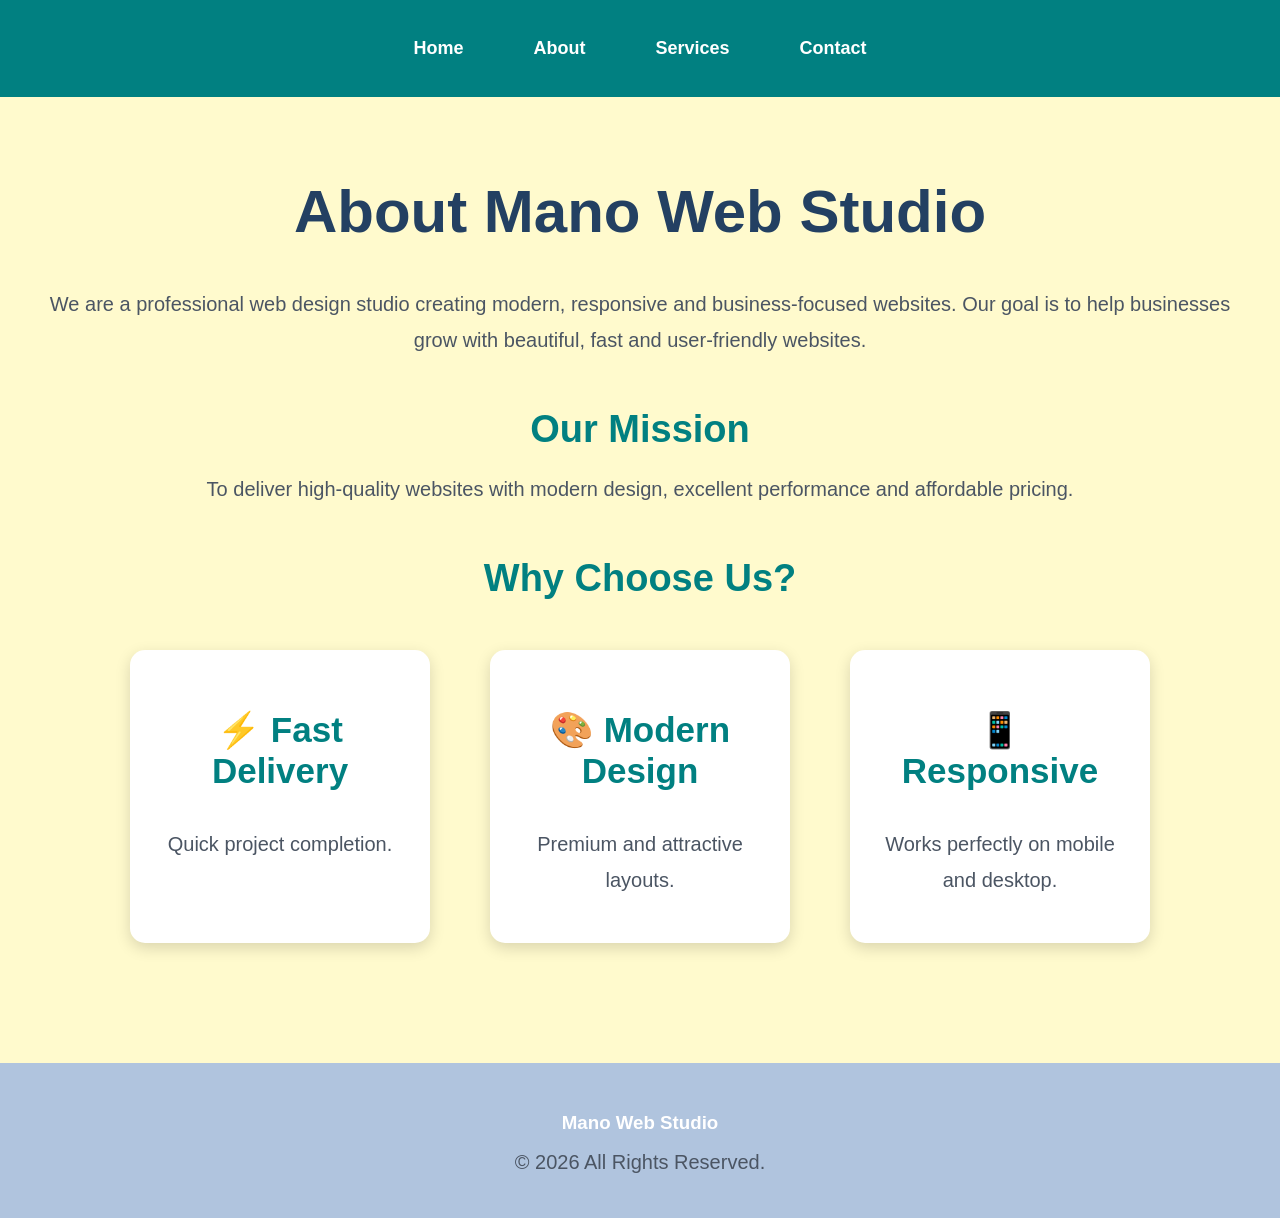
<file: about.html>
<!DOCTYPE html>
<html>
<head>
    <title>About - Mano Web Studio</title>
    <link rel="stylesheet" href="style.css">
</head>
<body>

<nav>
    <a href="index.html">Home</a>
    <a href="about.html">About</a>
    <a href="services.html">Services</a>
    <a href="contact.html">Contact</a>
</nav>

<div class="container">

<h1>About Mano Web Studio</h1>

<p>
We are a professional web design studio creating modern,
responsive and business-focused websites.
Our goal is to help businesses grow with beautiful,
fast and user-friendly websites.
</p>

<h2>Our Mission</h2>

<p>
To deliver high-quality websites with modern design,
excellent performance and affordable pricing.
</p>

<h2>Why Choose Us?</h2>

<div class="cards">

    <div class="card">
        <h3>⚡ Fast Delivery</h3>
        <p>Quick project completion.</p>
    </div>

    <div class="card">
        <h3>🎨 Modern Design</h3>
        <p>Premium and attractive layouts.</p>
    </div>

    <div class="card">
        <h3>📱 Responsive</h3>
        <p>Works perfectly on mobile and desktop.</p>
    </div>

</div>

</div>

<footer>
    <h3>Mano Web Studio</h3>
    <p>© 2026 All Rights Reserved.</p>
</footer>

</body>
</html>
</file>
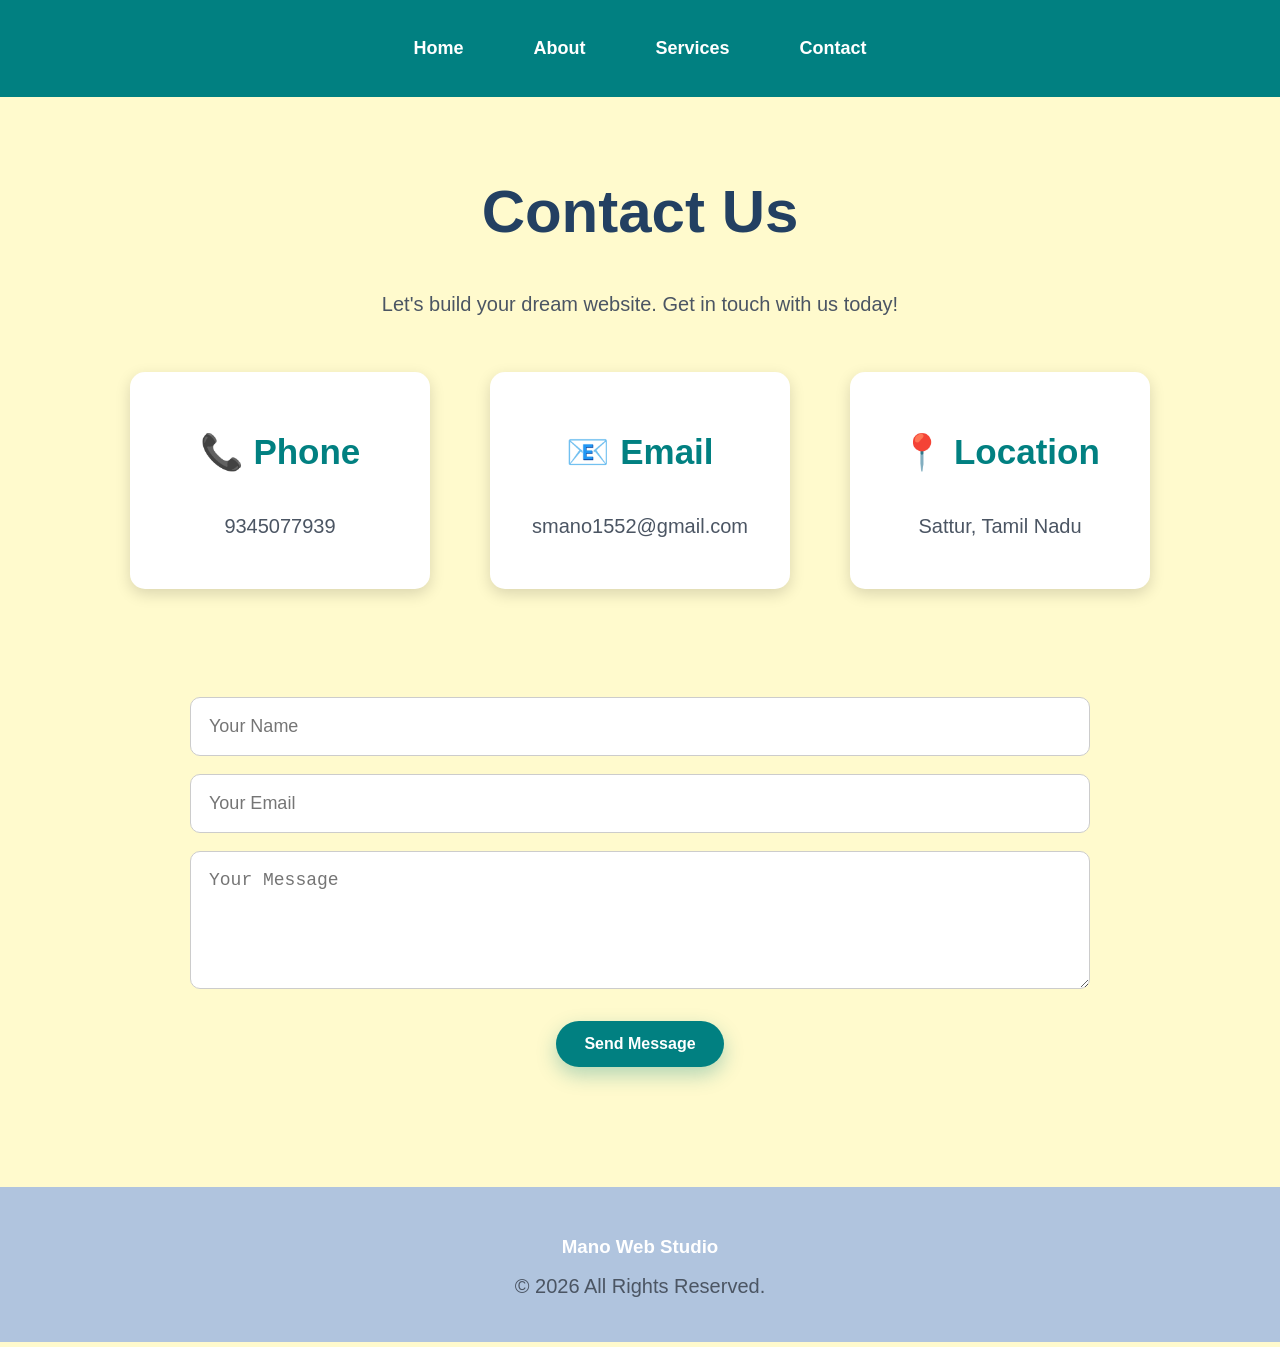
<file: contact.html>
<!DOCTYPE html>
<html>
<head>
    <title>Contact - Mano Web Studio</title>
    <link rel="stylesheet" href="style.css">
</head>
<body>

<nav>
    <a href="index.html">Home</a>
    <a href="about.html">About</a>
    <a href="services.html">Services</a>
    <a href="contact.html">Contact</a>
</nav>

<div class="container">

<h1>Contact Us</h1>

<p>Let's build your dream website. Get in touch with us today!</p>

<div class="cards">

<div class="card">
<h3>📞 Phone</h3>
<p>9345077939</p>
</div>

<div class="card">
<h3>📧 Email</h3>
<p>smano1552@gmail.com</p>
</div>

<div class="card">
<h3>📍 Location</h3>
<p>Sattur, Tamil Nadu</p>
</div>

</div>

<br>
<form action="https://formsubmit.co/smano1552@gmail.com" method="POST">
<input type="hidden" name="_next" value="PASTE_LATER">
<input type="hidden" name="_captcha" value="false">
    <input type="text" name="name" placeholder="Your Name" required><br><br>

    <input type="email" name="email" placeholder="Your Email" required><br><br>

    <textarea name="message" placeholder="Your Message" rows="5" required></textarea><br><br>

    <button type="submit">Send Message</button>

</form>

</div>

<footer>
<h3>Mano Web Studio</h3>
<p>© 2026 All Rights Reserved.</p>
</footer>

</body>
</html>
</file>
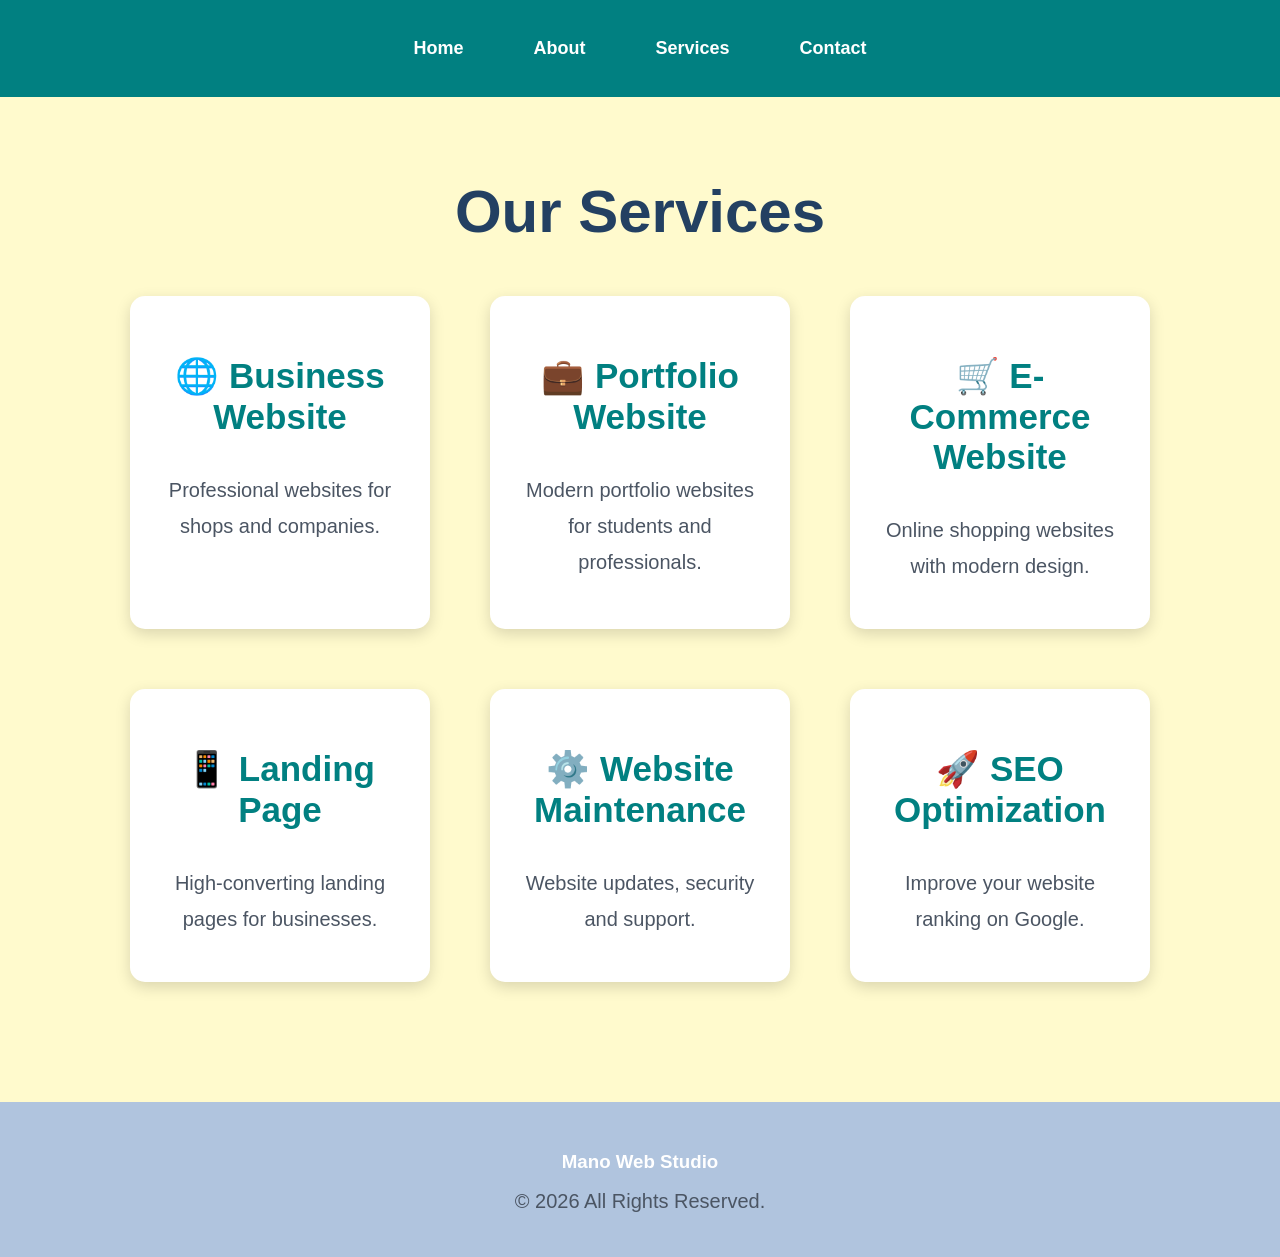
<file: services.html>
<!DOCTYPE html>
<html>
<head>
    <title>Services - Mano Web Studio</title>
    <link rel="stylesheet" href="style.css">
</head>
<body>

<nav>
    <a href="index.html">Home</a>
    <a href="about.html">About</a>
    <a href="services.html">Services</a>
    <a href="contact.html">Contact</a>
</nav>

<div class="container">

<h1>Our Services</h1>

<div class="cards">

<div class="card">
<h3>🌐 Business Website</h3>
<p>Professional websites for shops and companies.</p>
</div>

<div class="card">
<h3>💼 Portfolio Website</h3>
<p>Modern portfolio websites for students and professionals.</p>
</div>

<div class="card">
<h3>🛒 E-Commerce Website</h3>
<p>Online shopping websites with modern design.</p>
</div>

<div class="card">
<h3>📱 Landing Page</h3>
<p>High-converting landing pages for businesses.</p>
</div>

<div class="card">
<h3>⚙️ Website Maintenance</h3>
<p>Website updates, security and support.</p>
</div>

<div class="card">
<h3>🚀 SEO Optimization</h3>
<p>Improve your website ranking on Google.</p>
</div>

</div>

</div>

<footer>
<h3>Mano Web Studio</h3>
<p>© 2026 All Rights Reserved.</p>
</footer>

</body>
</html>
</file>
<file: style.css>
body{
    background-color: #F8FAFC;
    color: #234062;
    font-family: Arial, sans-serif;
    text-align: center;
    margin: 0;
    padding: 0;
}

h1{
    color: #234062;
    font-size: 52px;
}

h2{
    color: #94B7EF;
    font-size: 30px;
}

p{
    color: #4B5563;
    font-size: 20px;
    line-height: 1.7;
}

button{
    background-color: #234062;
    color: white;
    padding: 14px 28px;
    border: none;
    border-radius: 10px;
    font-size: 18px;
    cursor: pointer;
    button{
    transition: 0.3s;
}

button:hover{
    background-color: #016D6E;
    transform: translateY(-3px);
}
}

button:hover{
    background-color: #94B7EF;
    color: #234062;
}

a{
    color: #234062;
    text-decoration: none;
    font-weight: bold;
}

a:hover{
    color: #94B7EF;
}
nav{
    background-color: #018081;
    padding: 15px;
}

nav a{
    color: white;
    text-decoration: none;
    margin: 20px;
    font-size: 18px;
    font-weight: bold;
}

nav a:hover{
    color: #E1F9F4;
}
h1{
    font-size: 60px;
    margin-top: 60px;
}

h2{
    font-size: 32px;
    margin-top: 10px;
}

p{
    
    margin: 20px auto;
    line-height: 1.8;
}

button{
    margin: 10px;
}
button{
    background: linear-gradient(135deg,#018081,#03b8b9);
    color:white;
    border:none;
    padding:15px 30px;
    border-radius:50px;
    font-size:16px;
    font-weight:bold;
    cursor:pointer;
    transition:0.3s;
    box-shadow:0 8px 20px rgba(1,128,129,0.3);
}

button:hover{
    transform:translateY(-5px);
    box-shadow:0 12px 25px rgba(1,128,129,0.4);
}
.card{
    background:#fff;
    border-radius:15px;
    padding:25px;
    margin: 15px;
    background: wight;
    border-radius: 15px;
    width:280px;
    
    text-align:center;
    box-shadow:0 10px 25px rgba(0,0,0,0.15);
    transition:0.3s;
    
}

.card:hover{
    transform:translateY(-10px);
    box-shadow:0 18px 35px rgba(0,0,0,0.18);
}
.card{
    background: white;
    width: 320px;
    margin: 25px auto;
    padding: 20px;
    border-radius: 15px;
    box-shadow: 0px 5px 15px rgba(0,0,0,0.2);
}

.card h3{
    color:#018081;
}

.card:hover{
    transform: scale(1.03);
    transition:0.3s;
}
.cards{
    display: flex;
    justify-content: center;
    gap: 25px;
    flex-wrap: wrap;
    margin-top: 30px;
}

.card{
    background: white;
    width: 280px;
    padding: 20px;
    border-radius: 15px;
    box-shadow: 0 10px 25px rgba(0,0,0,0.15);
}
h1
    .card{
    background:#fff;
    width:280px;
    padding:20px;
    border-radius:15px;
    box-shadow:0 8px 20px rgba(0,0,0,0.15);
    text-align:center;
    transition:0.3s;
}

.card:hover{
    transform:translateY(-10px);
}
.services-container {
    display: flex;
    gap: 20px;
    justify-content: center;
    flex-wrap: wrap;
}
.card {
    width: 250px;
}
body { background-color:lightyellow; } /* idhukku keezha */ .card { background: white; width: 250px; padding: 25px; margin: 10px; border-radius: 15px; box-shadow: 0 5px 15px rgba(0,0,0,0.15); text-align: center; transition: 0.3s; } .card:hover { transform: translateY(-10px); }
h2 {
    text-align: center;
    font-size: 35px;
    margin-bottom: 30px;
}
footer{
    background-color: lightsteelblue;
    color: white;
    padding: 30px;
    margin-top: 50px;
}

footer h3{
    margin-bottom: 10px;
}

footer p{
    margin: 8px 0;
}
.card h3{
    font-size: 35px;
    color: #018081;
}
footer{
    background-color: lightsteelblue;
    color: white;
    padding: 30px;
    margin-top: 50px;
}

footer h3{
    margin-bottom: 10px;
}

footer p{
    margin: 8px 0;
}
footer p{
    margin: 8px 0;
}
button{
    background:#018081;
    color:white;
    border:none;
    padding:14px 28px;
    border-radius:30px;
    font-size:16px;
    cursor:pointer;
    transition:0.3s;
}

button:hover{
    background:#015f60;
    transform:translateY(-3px);
}
.cards{
    display: flex;
    justify-content: center;
    gap: 3 5px;
    flex-wrap: wrap;
    margin: 30px auto;

}
h2{
    text-align: center;
    color: #018081;
    font-size: 38px;
    margin: 50px 0 20px;
}
hr{
    width: 100%;
}

body{
    background: #FFFACD;
    margin: 0;
    font-family: Arial, sans-serif;
}

.container{
    max-width: 1200px;
    margin: auto;
    padding: 20px;
}
.hero{
    text-align: center;
    padding: 100px 20px;
    background: linear-gradient(135deg,#018081,#49c5c7);
    color: white;
    border-radius: 20px;
    margin: 30px;
}

.hero h1{
    font-size: 55px;
    margin-bottom: 20px;
    color: white;
}

.hero p{
    font-size: 20px;
    max-width: 700px;
    margin: auto;
    line-height: 1.8;
    color: white;
}

.hero button{
    margin: 15px 10px;
}
nav{
    display: flex;
    justify-content: center;
    gap: 30px;
    background: #018081;
    padding: 18px;
    position: sticky;
    top: 0;
}

nav a{
    color: white;
    text-decoration: none;
    font-size: 18px;
    font-weight: bold;
    transition: 0.3s;
}

nav a:hover{
    color: #E1F9F4;
}
input,
textarea{
    width:100%;
    padding:15px;
    border:1px solid #ccc;
    border-radius:10px;
    font-size:16px;
    box-sizing:border-box;
}

form{
    max-width:900px;
    width: 90;
    margin:40px auto;
}
input,
textarea{
    width:100%;
    padding:18px;
    border:1px solid #ccc;
    border-radius:10px;
    font-size:18px;
    box-sizing:border-box;
}
.hero-image{
    width: 100%;
    max-width: 700px;
    border-radius: 20px;
    margin-top: 30px;
    box-shadow: 0 10px 25px rgba(0,0,0,0.2);
}
.cards{
    display: flex;
    justify-content: center;
    gap: 40px;   /* 25px irundha 40px a maathu */
    flex-wrap: wrap;
    margin: 40px auto;
    .contact-cards{
    display: flex;
    justify-content: center;
    gap: 40px;
    flex-wrap: wrap;
}

.contact-cards .card{
    width: 220px;
    padding: 20px;
}
}
.portfolio-img{
    width:100%;
    height:180px;
    object-fit:cover;
    border-radius:10px;
    margin-bottom:15px;
}
.cta{
    background: linear-gradient(135deg,#018081,#03b8b9);
    color:white;
    padding:60px 20px;
    margin:60px 0;
    border-radius:20px;
    text-align:center;
}

.cta h2{
    color:white;
    margin-bottom:15px;
}

.cta p{
    color:white;
    font-size:18px;
    margin-bottom:25px;
}
@media (max-width: 768px){

    nav{
        flex-direction: column;
        gap: 15px;
    }

    .cards,
    .contact-cards{
        flex-direction: column;
        align-items: center;
    }

    .card{
        width: 90%;
        max-width: 350px;
    }

    h1{
        font-size: 40px;
    }

    h2{
        font-size: 28px;
    }

    .hero{
        padding: 50px 20px;
    }

    .hero-image{
        width: 100%;
        height: auto;
    }

    button{
        width: 90%;
        max-width: 300px;
    }
}
</file>
